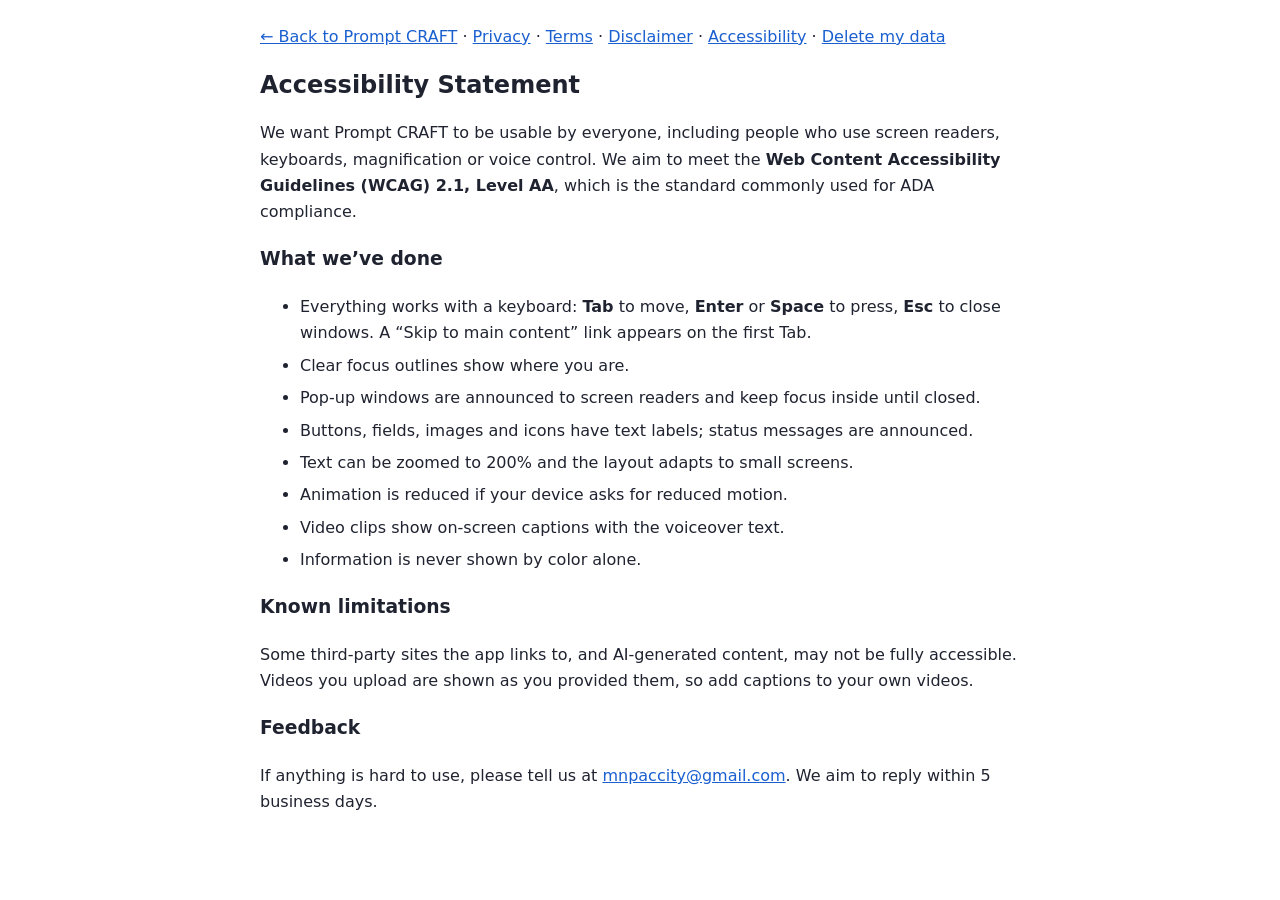
<file: accessibility.html>
<!DOCTYPE html><html lang="en"><head><meta charset="UTF-8"><meta name="viewport" content="width=device-width, initial-scale=1"><title>Accessibility Statement — Prompt CRAFT</title>
<meta name="robots" content="index,follow"><link rel="icon" href="favicon.png">
<style>body{font-family:system-ui,-apple-system,Segoe UI,Roboto,sans-serif;max-width:760px;margin:0 auto;padding:24px 18px 60px;line-height:1.65;color:#1f2330;background:#fff}h1,h2{line-height:1.25}a{color:#1a5fd0}.muted{color:#5d6475}.warnnote{background:#fff5e6;border:1px solid #e0a21f;padding:10px;border-radius:8px}a:focus-visible{outline:3px solid #1a5fd0;outline-offset:2px}.steps li{margin:6px 0}nav{margin-bottom:18px}button{display:none}</style></head>
<body><nav aria-label="Pages"><a href="./">← Back to Prompt CRAFT</a> · <a href="privacy.html">Privacy</a> · <a href="terms.html">Terms</a> · <a href="disclaimer.html">Disclaimer</a> · <a href="accessibility.html">Accessibility</a> · <a href="delete-data.html">Delete my data</a></nav>
<main><h2>Accessibility Statement</h2>
  <p>We want Prompt CRAFT to be usable by everyone, including people who use screen readers, keyboards, magnification or voice control. We aim to meet the <b>Web Content Accessibility Guidelines (WCAG) 2.1, Level AA</b>, which is the standard commonly used for ADA compliance.</p>
  <h3>What we’ve done</h3><ul class="steps"><li>Everything works with a keyboard: <b>Tab</b> to move, <b>Enter</b> or <b>Space</b> to press, <b>Esc</b> to close windows. A “Skip to main content” link appears on the first Tab.</li>
  <li>Clear focus outlines show where you are.</li><li>Pop-up windows are announced to screen readers and keep focus inside until closed.</li>
  <li>Buttons, fields, images and icons have text labels; status messages are announced.</li>
  <li>Text can be zoomed to 200% and the layout adapts to small screens.</li><li>Animation is reduced if your device asks for reduced motion.</li>
  <li>Video clips show on-screen captions with the voiceover text.</li><li>Information is never shown by color alone.</li></ul>
  <h3>Known limitations</h3><p>Some third-party sites the app links to, and AI-generated content, may not be fully accessible. Videos you upload are shown as you provided them, so add captions to your own videos.</p>
  <h3>Feedback</h3><p>If anything is hard to use, please tell us at <a href="mailto:mnpaccity@gmail.com">mnpaccity@gmail.com</a>. We aim to reply within 5 business days.</p></main></body></html>
</file>
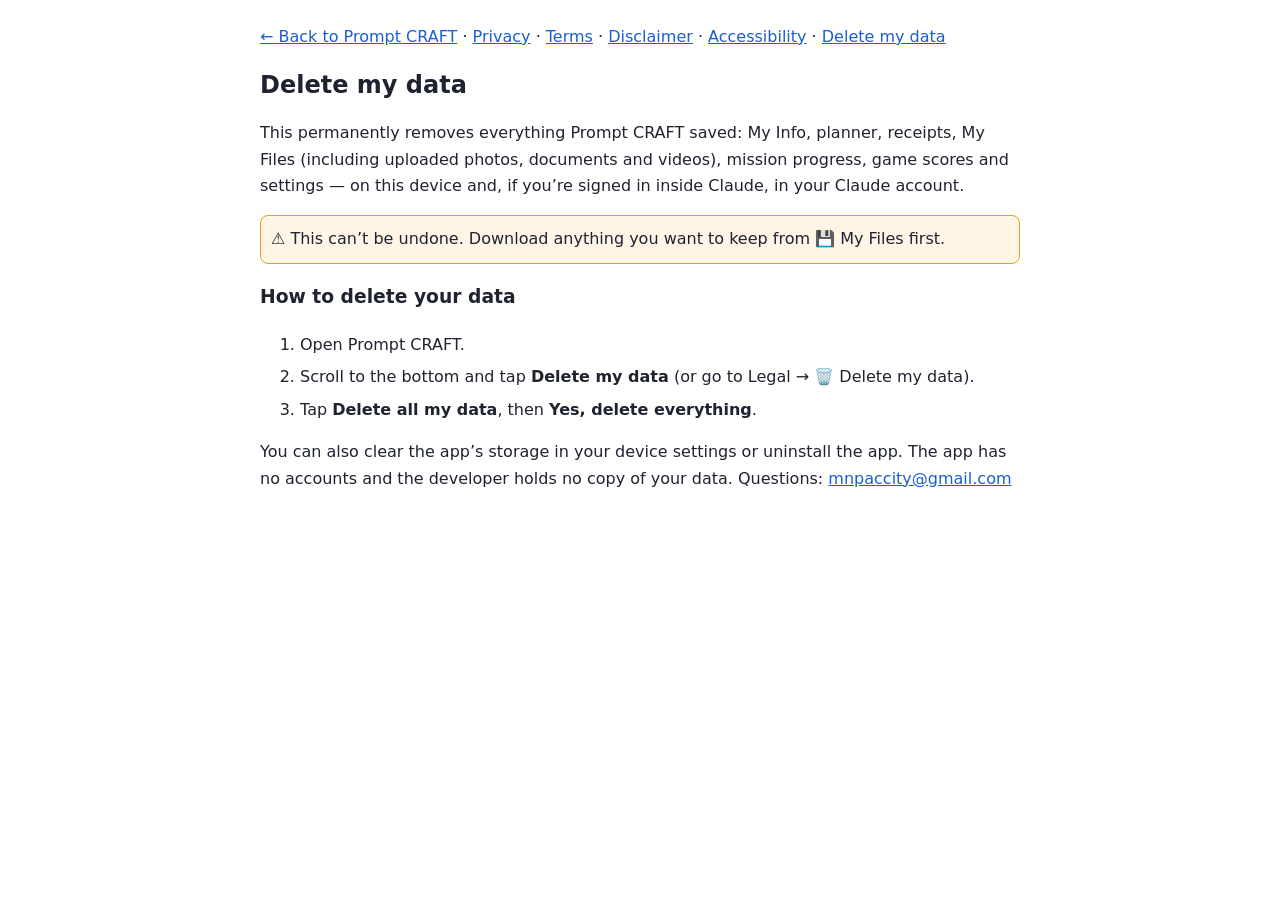
<file: delete-data.html>
<!DOCTYPE html><html lang="en"><head><meta charset="UTF-8"><meta name="viewport" content="width=device-width, initial-scale=1"><title>Delete my data — Prompt CRAFT</title>
<meta name="robots" content="index,follow"><link rel="icon" href="favicon.png">
<style>body{font-family:system-ui,-apple-system,Segoe UI,Roboto,sans-serif;max-width:760px;margin:0 auto;padding:24px 18px 60px;line-height:1.65;color:#1f2330;background:#fff}h1,h2{line-height:1.25}a{color:#1a5fd0}.muted{color:#5d6475}.warnnote{background:#fff5e6;border:1px solid #e0a21f;padding:10px;border-radius:8px}a:focus-visible{outline:3px solid #1a5fd0;outline-offset:2px}.steps li{margin:6px 0}nav{margin-bottom:18px}button{display:none}</style></head>
<body><nav aria-label="Pages"><a href="./">← Back to Prompt CRAFT</a> · <a href="privacy.html">Privacy</a> · <a href="terms.html">Terms</a> · <a href="disclaimer.html">Disclaimer</a> · <a href="accessibility.html">Accessibility</a> · <a href="delete-data.html">Delete my data</a></nav>
<main><h2>Delete my data</h2><p>This permanently removes everything Prompt CRAFT saved: My Info, planner, receipts, My Files (including uploaded photos, documents and videos), mission progress, game scores and settings — on this device and, if you’re signed in inside Claude, in your Claude account.</p>
  <p class="warnnote">⚠️ This can’t be undone. Download anything you want to keep from 💾 My Files first.</p>
  <h3>How to delete your data</h3><ol class="steps"><li>Open Prompt CRAFT.</li><li>Scroll to the bottom and tap <b>Delete my data</b> (or go to Legal → 🗑️ Delete my data).</li><li>Tap <b>Delete all my data</b>, then <b>Yes, delete everything</b>.</li></ol><p>You can also clear the app’s storage in your device settings or uninstall the app. The app has no accounts and the developer holds no copy of your data. Questions: <a href="mailto:mnpaccity@gmail.com">mnpaccity@gmail.com</a></p></main></body></html>
</file>
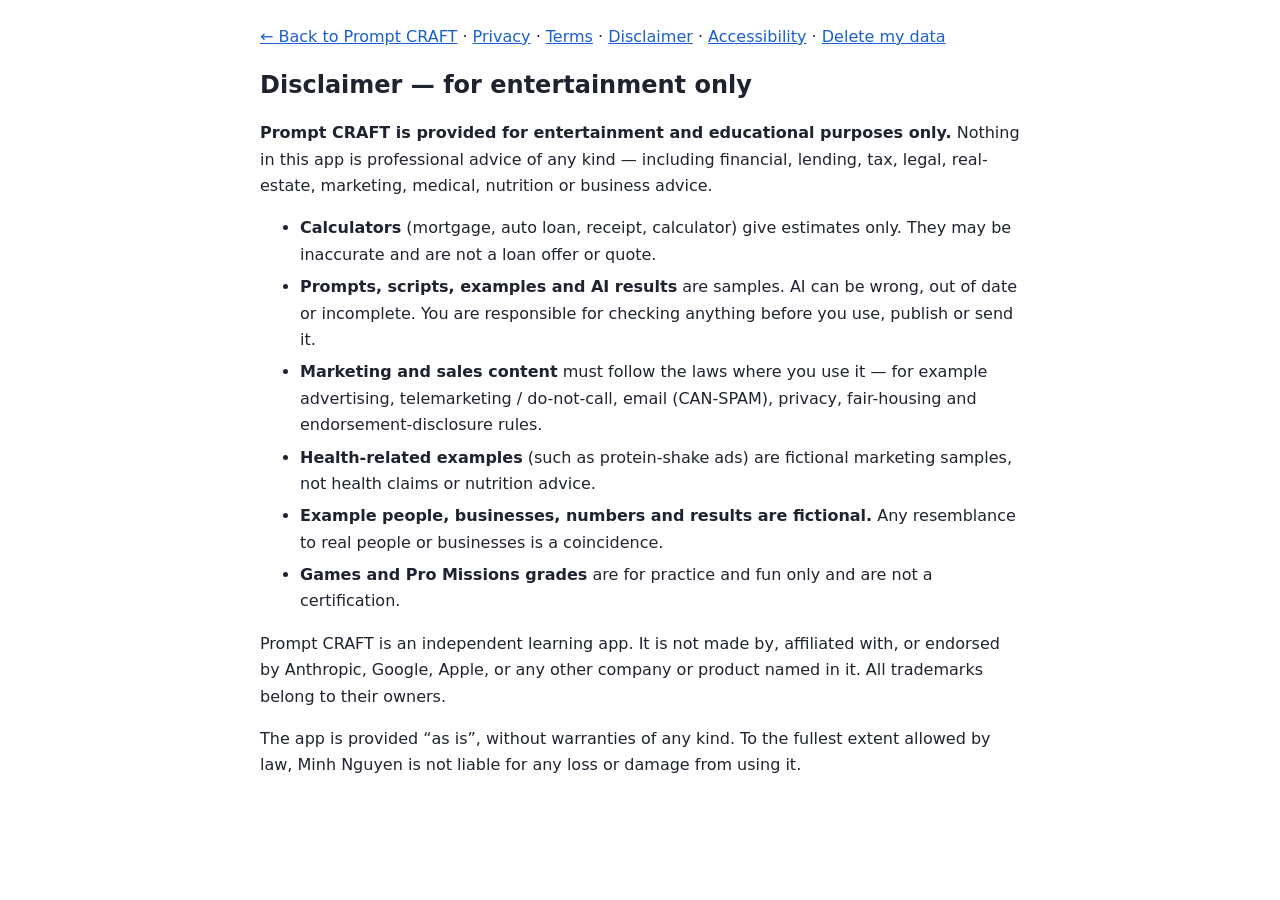
<file: disclaimer.html>
<!DOCTYPE html><html lang="en"><head><meta charset="UTF-8"><meta name="viewport" content="width=device-width, initial-scale=1"><title>Disclaimer — Prompt CRAFT</title>
<meta name="robots" content="index,follow"><link rel="icon" href="favicon.png">
<style>body{font-family:system-ui,-apple-system,Segoe UI,Roboto,sans-serif;max-width:760px;margin:0 auto;padding:24px 18px 60px;line-height:1.65;color:#1f2330;background:#fff}h1,h2{line-height:1.25}a{color:#1a5fd0}.muted{color:#5d6475}.warnnote{background:#fff5e6;border:1px solid #e0a21f;padding:10px;border-radius:8px}a:focus-visible{outline:3px solid #1a5fd0;outline-offset:2px}.steps li{margin:6px 0}nav{margin-bottom:18px}button{display:none}</style></head>
<body><nav aria-label="Pages"><a href="./">← Back to Prompt CRAFT</a> · <a href="privacy.html">Privacy</a> · <a href="terms.html">Terms</a> · <a href="disclaimer.html">Disclaimer</a> · <a href="accessibility.html">Accessibility</a> · <a href="delete-data.html">Delete my data</a></nav>
<main><h2>Disclaimer — for entertainment only</h2>
  <p><b>Prompt CRAFT is provided for entertainment and educational purposes only.</b> Nothing in this app is professional advice of any kind — including financial, lending, tax, legal, real-estate, marketing, medical, nutrition or business advice.</p>
  <ul class="steps"><li><b>Calculators</b> (mortgage, auto loan, receipt, calculator) give estimates only. They may be inaccurate and are not a loan offer or quote.</li>
  <li><b>Prompts, scripts, examples and AI results</b> are samples. AI can be wrong, out of date or incomplete. You are responsible for checking anything before you use, publish or send it.</li>
  <li><b>Marketing and sales content</b> must follow the laws where you use it — for example advertising, telemarketing / do-not-call, email (CAN-SPAM), privacy, fair-housing and endorsement-disclosure rules.</li>
  <li><b>Health-related examples</b> (such as protein-shake ads) are fictional marketing samples, not health claims or nutrition advice.</li>
  <li><b>Example people, businesses, numbers and results are fictional.</b> Any resemblance to real people or businesses is a coincidence.</li>
  <li><b>Games and Pro Missions grades</b> are for practice and fun only and are not a certification.</li></ul>
  <p>Prompt CRAFT is an independent learning app. It is not made by, affiliated with, or endorsed by Anthropic, Google, Apple, or any other company or product named in it. All trademarks belong to their owners.</p>
  <p>The app is provided “as is”, without warranties of any kind. To the fullest extent allowed by law, Minh Nguyen is not liable for any loss or damage from using it.</p></main></body></html>
</file>
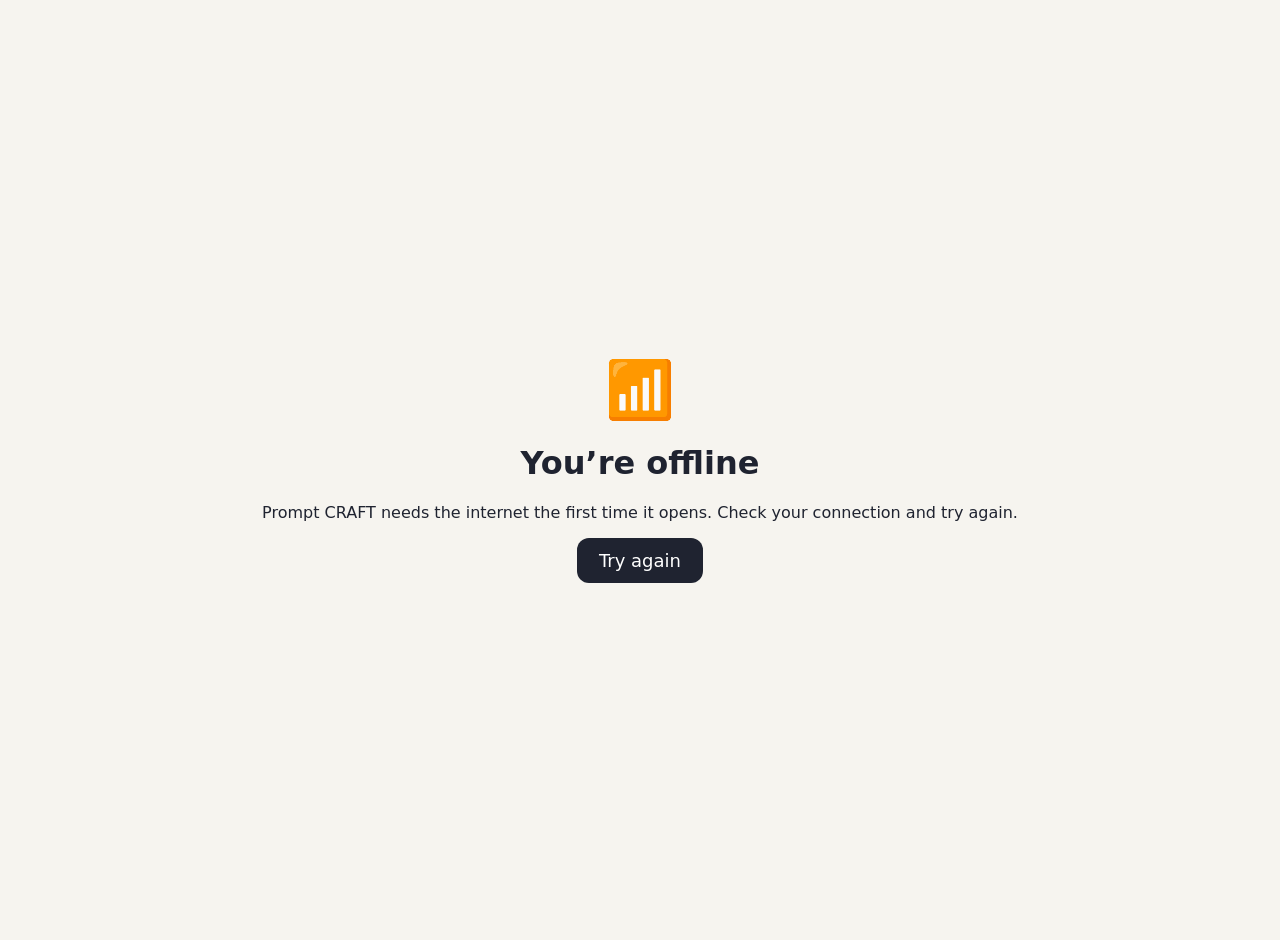
<file: offline.html>
<!DOCTYPE html><html lang="en"><head><meta charset="UTF-8"><meta name="viewport" content="width=device-width, initial-scale=1"><title>Offline — Prompt CRAFT</title>
<style>body{font-family:system-ui,sans-serif;background:#f6f4ef;color:#1f2330;display:grid;place-items:center;min-height:100vh;margin:0;padding:20px;text-align:center}button{font:inherit;font-size:18px;padding:12px 22px;border-radius:12px;border:0;background:#1f2330;color:#fff;cursor:pointer}button:focus-visible{outline:3px solid #1a5fd0;outline-offset:3px}</style></head>
<body><main><div style="font-size:56px" aria-hidden="true">📶</div><h1>You’re offline</h1><p>Prompt CRAFT needs the internet the first time it opens. Check your connection and try again.</p><button onclick="location.reload()">Try again</button></main></body></html>
</file>
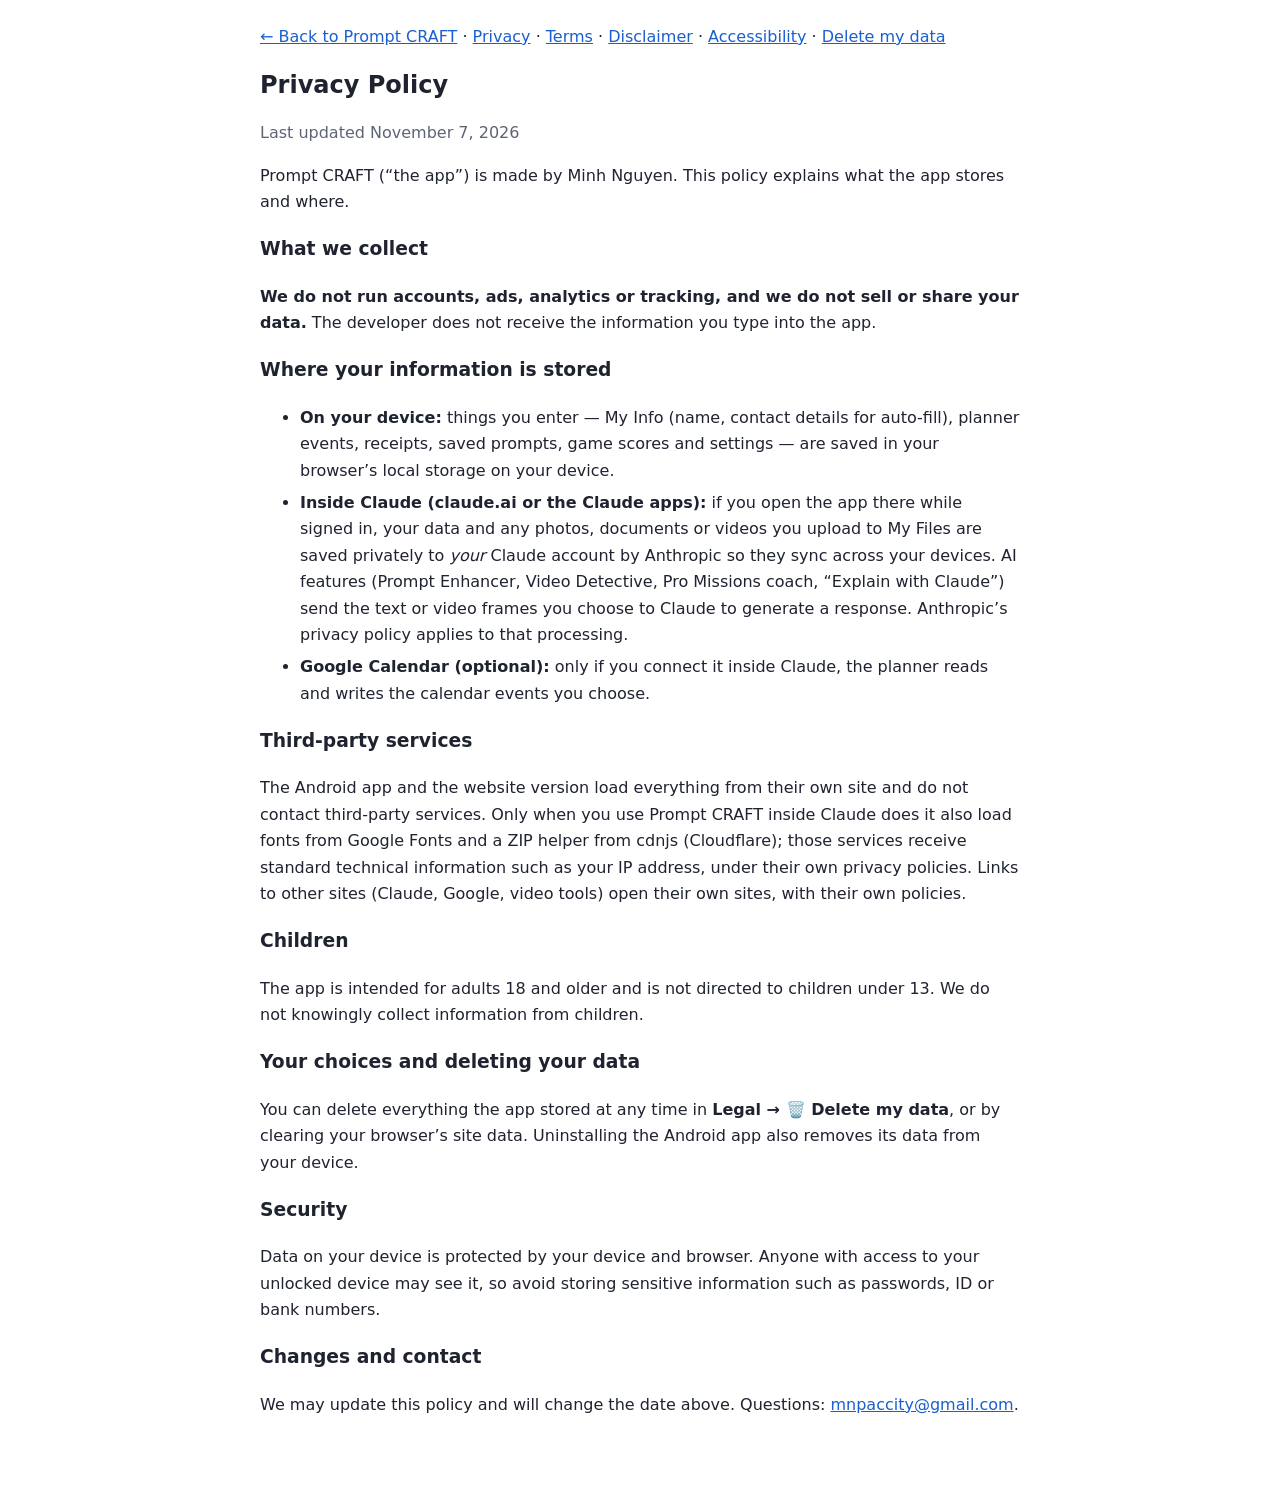
<file: privacy.html>
<!DOCTYPE html><html lang="en"><head><meta charset="UTF-8"><meta name="viewport" content="width=device-width, initial-scale=1"><title>Privacy Policy — Prompt CRAFT</title>
<meta name="robots" content="index,follow"><link rel="icon" href="favicon.png">
<style>body{font-family:system-ui,-apple-system,Segoe UI,Roboto,sans-serif;max-width:760px;margin:0 auto;padding:24px 18px 60px;line-height:1.65;color:#1f2330;background:#fff}h1,h2{line-height:1.25}a{color:#1a5fd0}.muted{color:#5d6475}.warnnote{background:#fff5e6;border:1px solid #e0a21f;padding:10px;border-radius:8px}a:focus-visible{outline:3px solid #1a5fd0;outline-offset:2px}.steps li{margin:6px 0}nav{margin-bottom:18px}button{display:none}</style></head>
<body><nav aria-label="Pages"><a href="./">← Back to Prompt CRAFT</a> · <a href="privacy.html">Privacy</a> · <a href="terms.html">Terms</a> · <a href="disclaimer.html">Disclaimer</a> · <a href="accessibility.html">Accessibility</a> · <a href="delete-data.html">Delete my data</a></nav>
<main><h2>Privacy Policy</h2><p class="muted">Last updated November 7, 2026</p>
  <p>Prompt CRAFT (“the app”) is made by Minh Nguyen. This policy explains what the app stores and where.</p>
  <h3>What we collect</h3><p><b>We do not run accounts, ads, analytics or tracking, and we do not sell or share your data.</b> The developer does not receive the information you type into the app.</p>
  <h3>Where your information is stored</h3><ul class="steps">
   <li><b>On your device:</b> things you enter — My Info (name, contact details for auto-fill), planner events, receipts, saved prompts, game scores and settings — are saved in your browser’s local storage on your device.</li>
   <li><b>Inside Claude (claude.ai or the Claude apps):</b> if you open the app there while signed in, your data and any photos, documents or videos you upload to My Files are saved privately to <i>your</i> Claude account by Anthropic so they sync across your devices. AI features (Prompt Enhancer, Video Detective, Pro Missions coach, “Explain with Claude”) send the text or video frames you choose to Claude to generate a response. Anthropic’s privacy policy applies to that processing.</li>
   <li><b>Google Calendar (optional):</b> only if you connect it inside Claude, the planner reads and writes the calendar events you choose.</li></ul>
  <h3>Third-party services</h3><p>The Android app and the website version load everything from their own site and do not contact third-party services. Only when you use Prompt CRAFT inside Claude does it also load fonts from Google Fonts and a ZIP helper from cdnjs (Cloudflare); those services receive standard technical information such as your IP address, under their own privacy policies. Links to other sites (Claude, Google, video tools) open their own sites, with their own policies.</p>
  <h3>Children</h3><p>The app is intended for adults 18 and older and is not directed to children under 13. We do not knowingly collect information from children.</p>
  <h3>Your choices and deleting your data</h3><p>You can delete everything the app stored at any time in <b>Legal → 🗑️ Delete my data</b>, or by clearing your browser’s site data. Uninstalling the Android app also removes its data from your device.</p>
  <h3>Security</h3><p>Data on your device is protected by your device and browser. Anyone with access to your unlocked device may see it, so avoid storing sensitive information such as passwords, ID or bank numbers.</p>
  <h3>Changes and contact</h3><p>We may update this policy and will change the date above. Questions: <a href="mailto:mnpaccity@gmail.com">mnpaccity@gmail.com</a>.</p></main></body></html>
</file>
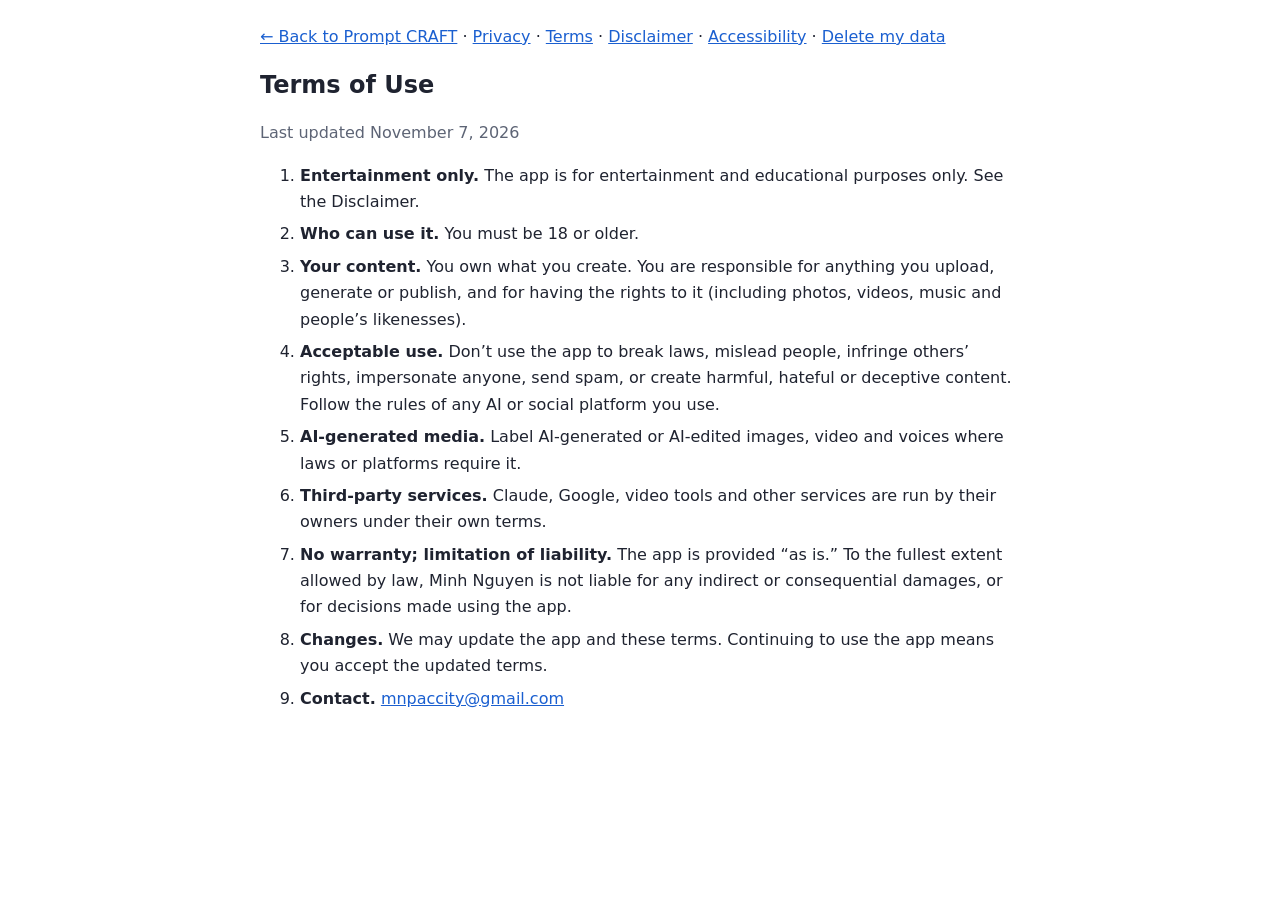
<file: terms.html>
<!DOCTYPE html><html lang="en"><head><meta charset="UTF-8"><meta name="viewport" content="width=device-width, initial-scale=1"><title>Terms of Use — Prompt CRAFT</title>
<meta name="robots" content="index,follow"><link rel="icon" href="favicon.png">
<style>body{font-family:system-ui,-apple-system,Segoe UI,Roboto,sans-serif;max-width:760px;margin:0 auto;padding:24px 18px 60px;line-height:1.65;color:#1f2330;background:#fff}h1,h2{line-height:1.25}a{color:#1a5fd0}.muted{color:#5d6475}.warnnote{background:#fff5e6;border:1px solid #e0a21f;padding:10px;border-radius:8px}a:focus-visible{outline:3px solid #1a5fd0;outline-offset:2px}.steps li{margin:6px 0}nav{margin-bottom:18px}button{display:none}</style></head>
<body><nav aria-label="Pages"><a href="./">← Back to Prompt CRAFT</a> · <a href="privacy.html">Privacy</a> · <a href="terms.html">Terms</a> · <a href="disclaimer.html">Disclaimer</a> · <a href="accessibility.html">Accessibility</a> · <a href="delete-data.html">Delete my data</a></nav>
<main><h2>Terms of Use</h2><p class="muted">Last updated November 7, 2026</p>
  <ol class="steps"><li><b>Entertainment only.</b> The app is for entertainment and educational purposes only. See the Disclaimer.</li>
  <li><b>Who can use it.</b> You must be 18 or older.</li>
  <li><b>Your content.</b> You own what you create. You are responsible for anything you upload, generate or publish, and for having the rights to it (including photos, videos, music and people’s likenesses).</li>
  <li><b>Acceptable use.</b> Don’t use the app to break laws, mislead people, infringe others’ rights, impersonate anyone, send spam, or create harmful, hateful or deceptive content. Follow the rules of any AI or social platform you use.</li>
  <li><b>AI-generated media.</b> Label AI-generated or AI-edited images, video and voices where laws or platforms require it.</li>
  <li><b>Third-party services.</b> Claude, Google, video tools and other services are run by their owners under their own terms.</li>
  <li><b>No warranty; limitation of liability.</b> The app is provided “as is.” To the fullest extent allowed by law, Minh Nguyen is not liable for any indirect or consequential damages, or for decisions made using the app.</li>
  <li><b>Changes.</b> We may update the app and these terms. Continuing to use the app means you accept the updated terms.</li>
  <li><b>Contact.</b> <a href="mailto:mnpaccity@gmail.com">mnpaccity@gmail.com</a></li></ol></main></body></html>
</file>
